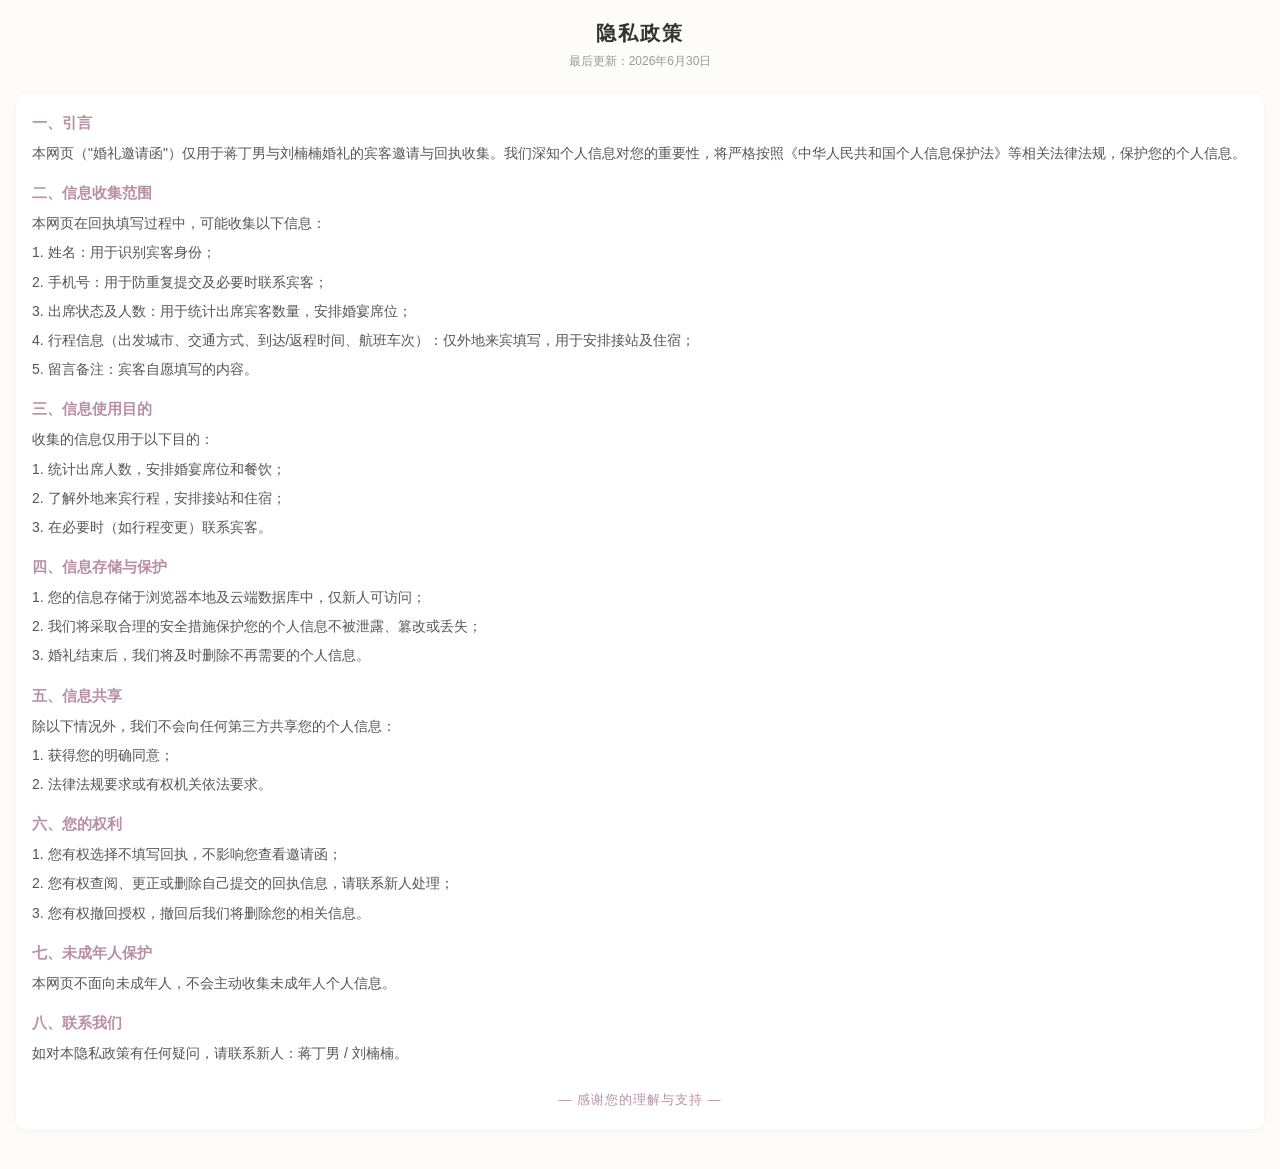
<file: privacy.html>
<!DOCTYPE html>
<html lang="zh-CN">
<head>
  <meta charset="UTF-8">
  <meta name="viewport" content="width=device-width, initial-scale=1.0, maximum-scale=1.0, user-scalable=no">
  <title>隐私政策 - 婚礼邀请函</title>
  <link rel="stylesheet" href="style.css">
  <style>
    .privacy-page {
      min-height: 100vh;
      background: #FDFCFB;
      padding: 20px 16px 40px;
    }
    .privacy-header { text-align: center; margin-bottom: 24px; }
    .privacy-title { display: block; font-size: 20px; font-weight: 600; color: #333; letter-spacing: 2px; }
    .privacy-update { display: block; font-size: 12px; color: #999; margin-top: 6px; }
    .privacy-content {
      background: #fff;
      border-radius: 10px;
      padding: 20px 16px;
      box-shadow: 0 1px 8px rgba(0,0,0,0.04);
    }
    .privacy-section-title { display: block; font-size: 15px; font-weight: 600; color: #B890A5; margin-top: 18px; margin-bottom: 8px; }
    .privacy-section-title:first-child { margin-top: 0; }
    .privacy-text { display: block; font-size: 14px; color: #555; line-height: 1.8; margin-bottom: 4px; }
    .privacy-footer { text-align: center; margin-top: 24px; }
    .privacy-footer-text { font-size: 13px; color: #B890A5; letter-spacing: 1px; }
  </style>
</head>
<body>
  <div class="privacy-page">
    <div class="privacy-header">
      <span class="privacy-title">隐私政策</span>
      <span class="privacy-update">最后更新：2026年6月30日</span>
    </div>
    <div class="privacy-content">
      <span class="privacy-section-title">一、引言</span>
      <span class="privacy-text">本网页（"婚礼邀请函"）仅用于蒋丁男与刘楠楠婚礼的宾客邀请与回执收集。我们深知个人信息对您的重要性，将严格按照《中华人民共和国个人信息保护法》等相关法律法规，保护您的个人信息。</span>

      <span class="privacy-section-title">二、信息收集范围</span>
      <span class="privacy-text">本网页在回执填写过程中，可能收集以下信息：</span>
      <span class="privacy-text">1. 姓名：用于识别宾客身份；</span>
      <span class="privacy-text">2. 手机号：用于防重复提交及必要时联系宾客；</span>
      <span class="privacy-text">3. 出席状态及人数：用于统计出席宾客数量，安排婚宴席位；</span>
      <span class="privacy-text">4. 行程信息（出发城市、交通方式、到达/返程时间、航班车次）：仅外地来宾填写，用于安排接站及住宿；</span>
      <span class="privacy-text">5. 留言备注：宾客自愿填写的内容。</span>

      <span class="privacy-section-title">三、信息使用目的</span>
      <span class="privacy-text">收集的信息仅用于以下目的：</span>
      <span class="privacy-text">1. 统计出席人数，安排婚宴席位和餐饮；</span>
      <span class="privacy-text">2. 了解外地来宾行程，安排接站和住宿；</span>
      <span class="privacy-text">3. 在必要时（如行程变更）联系宾客。</span>

      <span class="privacy-section-title">四、信息存储与保护</span>
      <span class="privacy-text">1. 您的信息存储于浏览器本地及云端数据库中，仅新人可访问；</span>
      <span class="privacy-text">2. 我们将采取合理的安全措施保护您的个人信息不被泄露、篡改或丢失；</span>
      <span class="privacy-text">3. 婚礼结束后，我们将及时删除不再需要的个人信息。</span>

      <span class="privacy-section-title">五、信息共享</span>
      <span class="privacy-text">除以下情况外，我们不会向任何第三方共享您的个人信息：</span>
      <span class="privacy-text">1. 获得您的明确同意；</span>
      <span class="privacy-text">2. 法律法规要求或有权机关依法要求。</span>

      <span class="privacy-section-title">六、您的权利</span>
      <span class="privacy-text">1. 您有权选择不填写回执，不影响您查看邀请函；</span>
      <span class="privacy-text">2. 您有权查阅、更正或删除自己提交的回执信息，请联系新人处理；</span>
      <span class="privacy-text">3. 您有权撤回授权，撤回后我们将删除您的相关信息。</span>

      <span class="privacy-section-title">七、未成年人保护</span>
      <span class="privacy-text">本网页不面向未成年人，不会主动收集未成年人个人信息。</span>

      <span class="privacy-section-title">八、联系我们</span>
      <span class="privacy-text">如对本隐私政策有任何疑问，请联系新人：蒋丁男 / 刘楠楠。</span>

      <div class="privacy-footer">
        <span class="privacy-footer-text">— 感谢您的理解与支持 —</span>
      </div>
    </div>
  </div>
</body>
</html>
</file>
<file: style.css>
/* ===== Global Reset ===== */
* { margin: 0; padding: 0; box-sizing: border-box; -webkit-tap-highlight-color: transparent; }
html, body {
  font-family: -apple-system, "PingFang SC", "Microsoft YaHei", "Helvetica Neue", sans-serif;
  background: #FDFCFB;
  color: #1A1A1A;
  -webkit-font-smoothing: antialiased;
  overflow-x: hidden;
}
img { display: block; max-width: 100%; }
input, textarea, button { font-family: inherit; outline: none; border: none; background: none; }
a { text-decoration: none; color: inherit; }

/* ===== Music Button (fixed, follows screen) ===== */
.music-btn {
  position: fixed;
  right: 16px;
  bottom: 80px;
  width: 42px;
  height: 42px;
  border-radius: 50%;
  background: rgba(255,255,255,0.92);
  border: 1px solid rgba(184,144,90,0.3);
  display: flex;
  align-items: center;
  justify-content: center;
  z-index: 999;
  box-shadow: 0 2px 12px rgba(0,0,0,0.1);
  cursor: pointer;
  transition: all 0.3s;
}
.music-btn:active { transform: scale(0.92); }
.music-icon-wrap {
  width: 100%;
  height: 100%;
  display: flex;
  align-items: center;
  justify-content: center;
  animation: musicRotate 4s linear infinite;
  animation-play-state: paused;
}
.music-btn.playing .music-icon-wrap {
  animation-play-state: running;
}
.music-icon { font-size: 18px; color: #B8905A; }
@keyframes musicRotate {
  from { transform: rotate(0deg); }
  to { transform: rotate(360deg); }
}

/* ===== Cover Section ===== */
.cover-section { position: relative; width: 100%; overflow: hidden; background: #FDFCFB; }
.cover-image-wrap { position: relative; width: 100%; }
.cover-silhouette {
  display: block;
  width: 100%;
  height: 85vh;
  object-fit: cover;
}
.cover-gradient-mask {
  position: absolute;
  bottom: 0; left: 0;
  width: 100%; height: 60%;
  z-index: 2;
  pointer-events: none;
  background: linear-gradient(to bottom,
    transparent 0%,
    rgba(253,252,251,0.02) 8%,
    rgba(253,252,251,0.06) 16%,
    rgba(253,252,251,0.12) 24%,
    rgba(253,252,251,0.22) 34%,
    rgba(253,252,251,0.35) 44%,
    rgba(253,252,251,0.50) 54%,
    rgba(253,252,251,0.65) 64%,
    rgba(253,252,251,0.78) 74%,
    rgba(253,252,251,0.88) 84%,
    rgba(253,252,251,0.95) 92%,
    #FDFCFB 100%
  );
}
.cover-text-layer {
  position: absolute;
  bottom: 6%;
  left: 0;
  width: 100%;
  z-index: 3;
  display: flex;
  flex-direction: column;
  align-items: center;
  padding: 0 30px;
}
.cover-names { display: flex; align-items: center; gap: 12px; margin-bottom: 12px; }
.name-groom { font-size: 26px; font-weight: 300; color: #1A1A1A; letter-spacing: 3px; }
.name-amp { font-size: 16px; color: #B8905A; font-weight: 300; }
.name-bride { font-size: 26px; font-weight: 300; color: #B8905A; letter-spacing: 3px; }
.cover-date { margin-bottom: 16px; }
.cover-date-text { font-size: 12px; color: #888; letter-spacing: 2px; }
.cover-divider { display: flex; align-items: center; gap: 8px; margin-bottom: 20px; }
.deco-line { width: 30px; height: 1px; background: rgba(184,144,90,0.5); }
.deco-diamond { width: 4px; height: 4px; background: #B8905A; transform: rotate(45deg); }
.countdown-section { display: flex; flex-direction: column; align-items: center; }
.countdown-label { font-size: 10px; color: #B8905A; letter-spacing: 3px; margin-bottom: 9px; }
.countdown-boxes { display: flex; align-items: center; gap: 9px; }
.countdown-item { display: flex; flex-direction: column; align-items: center; }
.countdown-num { font-size: 20px; font-weight: 300; color: #1A1A1A; line-height: 1; }
.countdown-unit { font-size: 9px; color: #999; margin-top: 3px; }
.countdown-dot { font-size: 14px; color: #B8905A; line-height: 1; margin-bottom: 9px; }
.scroll-hint { display: flex; flex-direction: column; align-items: center; gap: 4px; padding: 10px 0; z-index: 3; }
.scroll-line { width: 1px; height: 16px; background: linear-gradient(to bottom, rgba(184,144,90,0.6), transparent); }
.scroll-text { font-size: 8px; color: rgba(184,144,90,0.6); letter-spacing: 2px; }

/* ===== Detail Section ===== */
.detail-section {
  position: relative;
  z-index: 4;
  padding: 30px 0 50px;
  background-color: #FBF9F6;
  background-image:
    radial-gradient(circle at 20% 30%, rgba(184,144,90,0.04) 0%, transparent 50%),
    radial-gradient(circle at 80% 70%, rgba(184,144,90,0.03) 0%, transparent 50%),
    repeating-linear-gradient(45deg, transparent, transparent 14px, rgba(184,144,90,0.025) 14px, rgba(184,144,90,0.025) 14.5px),
    repeating-linear-gradient(-45deg, transparent, transparent 14px, rgba(184,144,90,0.02) 14px, rgba(184,144,90,0.02) 14.5px);
}

/* ===== Video Section ===== */
.video-sticker-section { padding: 0 20px 15px; position: relative; z-index: 10; }
.video-label { display: flex; align-items: center; justify-content: center; gap: 8px; margin-bottom: 12px; }
.vl-line { width: 25px; height: 1px; background: #C9A06A; opacity: 0.4; }
.vl-text { font-size: 11px; color: #B8905A; letter-spacing: 3px; }
.sticker-video { width: 100%; transform: rotate(-0.8deg); position: relative; z-index: 10; }
.wedding-video-sticker {
  display: block;
  width: 100%;
  height: 240px;
  border-radius: 1px;
  background-color: #000;
  object-fit: contain;
  position: relative;
  z-index: 10;
}

/* ===== Sticker Photos ===== */
.sticker-stick-wrap {
  position: relative;
  background: #fff;
  padding: 7px 7px 15px;
  box-shadow: 0 2px 10px rgba(0,0,0,0.08), 0 0.5px 2px rgba(0,0,0,0.04);
  transform: rotate(-1deg);
}
.sticker-tape {
  position: absolute;
  top: -6px;
  left: 50%;
  transform: translateX(-50%) rotate(-3deg);
  width: 45px;
  height: 13px;
  background: rgba(184,144,90,0.18);
  border-radius: 1px;
  z-index: 2;
}
.sticker-tape-r { transform: translateX(-50%) rotate(4deg); }
.sticker-stick-img { display: block; width: 100%; min-height: 130px; background-color: #f5f0e8; }

/* ===== Transition Words ===== */
.transition-words { display: flex; flex-direction: column; align-items: center; padding: 5px 30px 25px; text-align: center; }
.transition-ornament { display: flex; align-items: center; gap: 6px; margin-bottom: 15px; }
.transition-line { width: 40px; height: 1px; background: linear-gradient(to right, transparent, rgba(184,144,90,0.4), transparent); }
.transition-diamond { width: 3px; height: 3px; background: #C9A06A; opacity: 0.6; transform: rotate(45deg); }
.transition-text { font-size: 14px; color: #555; line-height: 2.4; letter-spacing: 1.5px; }
.transition-text-sub { font-size: 12px; color: #B8905A; line-height: 2.8; letter-spacing: 2px; margin-top: 4px; }

/* ===== Split Row ===== */
.split-row { display: flex; width: 100%; }
.sticker-embed-wrap {
  position: relative;
  flex: 1;
  background: #fff;
  padding: 6px 6px 14px;
  box-shadow: 0 1px 4px rgba(0,0,0,0.07);
  cursor: pointer;
}
.sticker-embed-r { transform: rotate(1.5deg); }
.sticker-embed-img { display: block; width: 100%; min-height: 220px; background-color: #f5f0e8; object-fit: cover; }
.split-info { flex: 1; display: flex; flex-direction: column; justify-content: center; padding: 20px 18px; }
.split-info-title { font-size: 10px; color: #B8905A; letter-spacing: 4px; margin-bottom: 8px; text-align: center; }
.split-info-divider { display: flex; align-items: center; justify-content: center; gap: 6px; margin-bottom: 18px; }
.sid-line { width: 25px; height: 1px; background: rgba(184,144,90,0.35); }
.sid-diamond { width: 3px; height: 3px; background: #C9A06A; transform: rotate(45deg); }

/* Schedule */
.mini-schedule { display: flex; flex-direction: column; width: 100%; }
.mini-sch-item { display: flex; align-items: baseline; gap: 8px; padding: 7px 0; }
.mini-sch-time { font-size: 15px; color: #B8905A; letter-spacing: 1px; flex-shrink: 0; width: 55px; }
.mini-sch-event { font-size: 14px; color: #1A1A1A; letter-spacing: 1px; }
.mini-sch-dot-wrap { display: flex; flex-direction: column; align-items: center; padding-left: 17px; }
.mini-sch-dot { width: 4px; height: 4px; border-radius: 50%; background: #B8905A; flex-shrink: 0; }
.mini-sch-line { width: 1px; flex: 1; min-height: 10px; background: rgba(184,144,90,0.25); }

/* Venue */
.split-venue-row { margin-top: 16px; }
.split-venue { background: rgba(253,248,243,0.6); cursor: pointer; }
.venue-highlight-name { font-size: 16px; color: #1A1A1A; letter-spacing: 1.5px; text-align: center; }
.venue-highlight-hall { font-size: 14px; color: #B8905A; letter-spacing: 2px; font-weight: 500; text-align: center; margin-top: 4px; }
.venue-highlight-addr { font-size: 11px; color: #999; letter-spacing: 1px; line-height: 1.8; text-align: center; margin-top: 4px; margin-bottom: 14px; }
.venue-mini-nav { align-self: center; padding: 5px 18px; border: 1px solid #B8905A; border-radius: 15px; }
.venue-mini-nav-text { font-size: 11px; color: #B8905A; letter-spacing: 1.5px; }

/* ===== Bridge ===== */
.section-bridge { text-align: center; padding: 24px 30px; }
.bridge-text { font-size: 13px; color: #8C7A66; letter-spacing: 2px; line-height: 1.8; }

/* ===== Sticker Row ===== */
.sticker-row { display: flex; flex-direction: column; align-items: center; gap: 20px; padding: 5px 20px 10px; }
.sticker-row-two .sticker-stick-wrap { width: 92%; }
.sticker-tilt-l { transform: rotate(-1.8deg); }

/* ===== Gallery ===== */
.gallery-section { padding: 20px 0 10px; }
.gallery-preface { padding: 0 30px 15px; text-align: center; }
.gallery-preface-text { font-size: 13px; color: #8C7A66; line-height: 1.8; letter-spacing: 1px; }
.gallery-label { display: flex; align-items: center; justify-content: center; gap: 8px; margin-bottom: 12px; }
.gallery-swiper { width: 100%; height: 55vw; overflow: hidden; position: relative; }
.gallery-track { display: flex; height: 100%; transition: transform 0.6s cubic-bezier(0.23, 1, 0.32, 1); }
.gallery-item { flex-shrink: 0; width: 100%; height: 100%; display: flex; align-items: center; justify-content: center; padding: 0 30px; overflow: hidden; }
.gallery-img { width: 100%; height: 100%; object-fit: contain; border-radius: 3px; box-shadow: 0 4px 16px rgba(0,0,0,0.12); }
.gallery-dots { display: flex; justify-content: center; gap: 5px; padding: 8px 0 0; }
.gallery-dot { width: 5px; height: 5px; border-radius: 50%; background: rgba(184,144,90,0.25); transition: all 0.3s; }
.gallery-dot.active { background: #B8905A; width: 10px; border-radius: 3px; }

/* ===== Footer ===== */
.footer { display: flex; flex-direction: column; align-items: center; padding: 30px 0 20px; }
.footer-divider { display: flex; align-items: center; gap: 8px; margin-bottom: 15px; }
.footer-line { width: 30px; height: 1px; background: #E8D5B5; }
.footer-diamond { width: 3px; height: 3px; background: #B8905A; transform: rotate(45deg); }
.footer-text { font-size: 13px; color: #B8905A; letter-spacing: 2px; }
.footer-couple { display: flex; align-items: center; justify-content: center; margin-top: 10px; gap: 8px; }
.footer-couple-name { font-size: 15px; color: #1A1A1A; letter-spacing: 2px; }
.footer-couple-amp { font-size: 13px; color: #B8905A; font-style: italic; }
.footer-date { font-size: 11px; color: #999; letter-spacing: 1px; margin-top: 5px; }
.footer-rsvp { margin-top: 12px; padding: 8px 20px; border: 1px solid #B8905A; border-radius: 20px; cursor: pointer; }
.footer-rsvp-text { font-size: 12px; color: #B8905A; letter-spacing: 1px; }

/* ===== RSVP Section ===== */
.rsvp-section { background: #FDFCFB; padding: 20px 15px; }
.rsvp-container { max-width: 400px; margin: 0 auto; }
.page-header { text-align: center; margin-bottom: 20px; }
.divider-text { font-size: 14px; color: #B8905A; letter-spacing: 4px; }
.page-title { display: block; font-size: 18px; color: #1A1A1A; font-weight: 400; letter-spacing: 3px; margin-top: 4px; }
.page-subtitle { display: block; font-size: 12px; color: #999; margin-top: 6px; }
.card { background: #fff; border-radius: 10px; padding: 20px 16px; box-shadow: 0 1px 8px rgba(0,0,0,0.04); margin-bottom: 15px; }
.form-item { margin-bottom: 18px; }
.form-label-row { display: flex; align-items: center; margin-bottom: 8px; }
.form-label { font-size: 14px; color: #333; font-weight: 500; }
.form-required { font-size: 14px; color: #D4A574; margin-left: 4px; }
.form-input {
  width: 100%; height: 40px; border: 1px solid #EEE; border-radius: 6px;
  padding: 0 12px; font-size: 14px; color: #333; background: #FAFAFA;
}
.form-input:focus { border-color: #B8905A; background: #fff; }
.form-input::placeholder { color: #CCC; }
.form-textarea {
  width: 100%; min-height: 80px; border: 1px solid #EEE; border-radius: 6px;
  padding: 10px 12px; font-size: 14px; color: #333; background: #FAFAFA; resize: none;
}
.form-textarea:focus { border-color: #B8905A; background: #fff; }
.attend-options { display: flex; gap: 10px; }
.attend-option {
  flex: 1; padding: 12px 0; text-align: center;
  border: 1px solid #EEE; border-radius: 6px; cursor: pointer; transition: all 0.3s;
}
.attend-text { font-size: 14px; color: #666; }
.attend-option.active { border-color: #B8905A; background: rgba(184,144,90,0.06); }
.attend-option.active .attend-text { color: #B8905A; }
.attend-option.active-no { border-color: #CCC; background: rgba(0,0,0,0.02); }
.attend-option.active-no .attend-text { color: #999; }
.attend-option.small { padding: 9px 0; }
.number-selector { display: flex; align-items: center; justify-content: center; gap: 20px; }
.number-btn {
  width: 36px; height: 36px; border-radius: 50%;
  border: 1px solid #EEE; display: flex; align-items: center; justify-content: center;
  font-size: 18px; color: #B8905A; cursor: pointer; user-select: none;
}
.number-display { display: flex; align-items: baseline; gap: 4px; }
.number-value { font-size: 20px; color: #1A1A1A; font-weight: 300; }
.number-unit { font-size: 12px; color: #999; }
.section-divider { display: flex; align-items: center; gap: 8px; margin: 10px 0 18px; }
.section-divider-line { flex: 1; height: 1px; background: #EEE; }
.section-divider-text { font-size: 13px; color: #B8905A; letter-spacing: 2px; white-space: nowrap; }
.section-divider-hint { font-size: 11px; color: #CCC; white-space: nowrap; }
.diet-tags { display: flex; flex-wrap: wrap; gap: 8px; }
.diet-tag {
  padding: 6px 14px; border: 1px solid #EEE; border-radius: 15px;
  font-size: 13px; color: #666; cursor: pointer; transition: all 0.3s;
}
.diet-tag.active { border-color: #B8905A; color: #B8905A; background: rgba(184,144,90,0.06); }
.datetime-picker { display: flex; gap: 10px; }
.picker-value {
  flex: 1; height: 40px; border: 1px solid #EEE; border-radius: 6px;
  padding: 0 12px; font-size: 14px; color: #333; background: #FAFAFA;
}
.privacy-agree-row { display: flex; align-items: center; flex-wrap: wrap; margin-top: 18px; padding: 0 4px; }
.privacy-checkbox {
  width: 18px; height: 18px; border: 1px solid #CCC; border-radius: 4px;
  display: flex; align-items: center; justify-content: center; margin-right: 6px; flex-shrink: 0; cursor: pointer;
}
.privacy-checkbox.checked { background: #B8905A; border-color: #B8905A; }
.privacy-checkbox-icon { font-size: 12px; color: #FFF; line-height: 1; }
.privacy-agree-text { font-size: 13px; color: #888; }
.privacy-link { font-size: 13px; color: #B8905A; }
.submit-btn {
  margin-top: 15px; background: #B8905A; border-radius: 20px; padding: 14px; text-align: center; cursor: pointer;
}
.submit-btn.disabled { opacity: 0.5; }
.submit-text { font-size: 15px; color: #FFFFFF; letter-spacing: 2px; }
.rsvp-result { text-align: center; }
.result-title { display: block; font-size: 17px; color: #1A1A1A; margin-bottom: 6px; }
.result-desc { display: block; font-size: 13px; color: #888; }
.result-info { margin-top: 8px; font-size: 13px; color: #B8905A; }
.stats-card { text-align: center; }
.stats-title { display: flex; align-items: center; justify-content: center; gap: 8px; margin-bottom: 15px; }
.title-deco { width: 20px; height: 1px; background: #E8D5B5; }
.stats-title span { font-size: 14px; color: #B8905A; letter-spacing: 2px; }
.stats-row { display: flex; justify-content: space-around; }
.stats-item { display: flex; flex-direction: column; align-items: center; }
.stats-num { font-size: 22px; color: #1A1A1A; font-weight: 300; }
.stats-label { font-size: 11px; color: #999; margin-top: 4px; }
.stats-item.attending .stats-num { color: #B8905A; }
.stats-item.declined .stats-num { color: #CCC; }
.privacy-policy-link { text-align: center; padding: 10px; }
.privacy-policy-link a { font-size: 12px; color: #B8905A; }

/* ===== Animations ===== */
.fade-in-up { animation: fadeInUp 0.8s ease-out both; }
.fade-in { animation: fadeIn 1s ease-out both; }
@keyframes fadeInUp { from { opacity: 0; transform: translateY(12px); } to { opacity: 1; transform: translateY(0); } }
@keyframes fadeIn { from { opacity: 0; } to { opacity: 1; } }

/* Fly-in animations disabled - was causing invisible images */

/* ===== Fly-in Animations ===== */
/* Hidden initial state */
.fly-in-hidden {
  opacity: 0;
  transform: translateY(40px) scale(0.92);
}

/* Animated state */
.fly-in-active {
  animation: flyInUp 0.7s cubic-bezier(0.23, 1, 0.32, 1) both;
}

@keyframes flyInUp {
  0% {
    opacity: 0;
    transform: translateY(40px) scale(0.92);
  }
  100% {
    opacity: 1;
    transform: translateY(0) scale(1);
  }
}

/* ===== Responsive - tablet ===== */
@media (min-width: 600px) {
  .name-groom, .name-bride { font-size: 36px; letter-spacing: 4px; }
  .name-amp { font-size: 22px; }
  .cover-date-text { font-size: 14px; }
  .countdown-num { font-size: 28px; }
  .countdown-unit { font-size: 12px; }
  .wedding-video-sticker { height: 320px; }
  .sticker-embed-img { min-height: 300px; }
  .sticker-stick-img { min-height: 200px; }
  .mini-sch-time { font-size: 18px; width: 70px; }
  .mini-sch-event { font-size: 16px; }
  .venue-highlight-name { font-size: 22px; }
  .venue-highlight-hall { font-size: 18px; }
  .gallery-swiper { height: 400px; }
  .form-input { height: 48px; font-size: 16px; }
  .form-textarea { min-height: 100px; font-size: 16px; }
  .attend-text { font-size: 16px; }
  .picker-value { height: 48px; font-size: 16px; }
  .rsvp-container { max-width: 500px; }
}

/* ===== Responsive - desktop ===== */
@media (min-width: 900px) {
  .name-groom, .name-bride { font-size: 48px; letter-spacing: 6px; }
  .name-amp { font-size: 28px; }
  .wedding-video-sticker { height: 400px; max-width: 700px; margin: 0 auto; object-fit: contain; }
  .sticker-embed-img { min-height: 360px; }
  .gallery-swiper { height: 500px; max-width: 800px; margin: 0 auto; }
  .split-row { max-width: 800px; margin: 0 auto; }
  .split-info { padding: 30px 24px; }
  .rsvp-container { max-width: 560px; }
}
</file>
